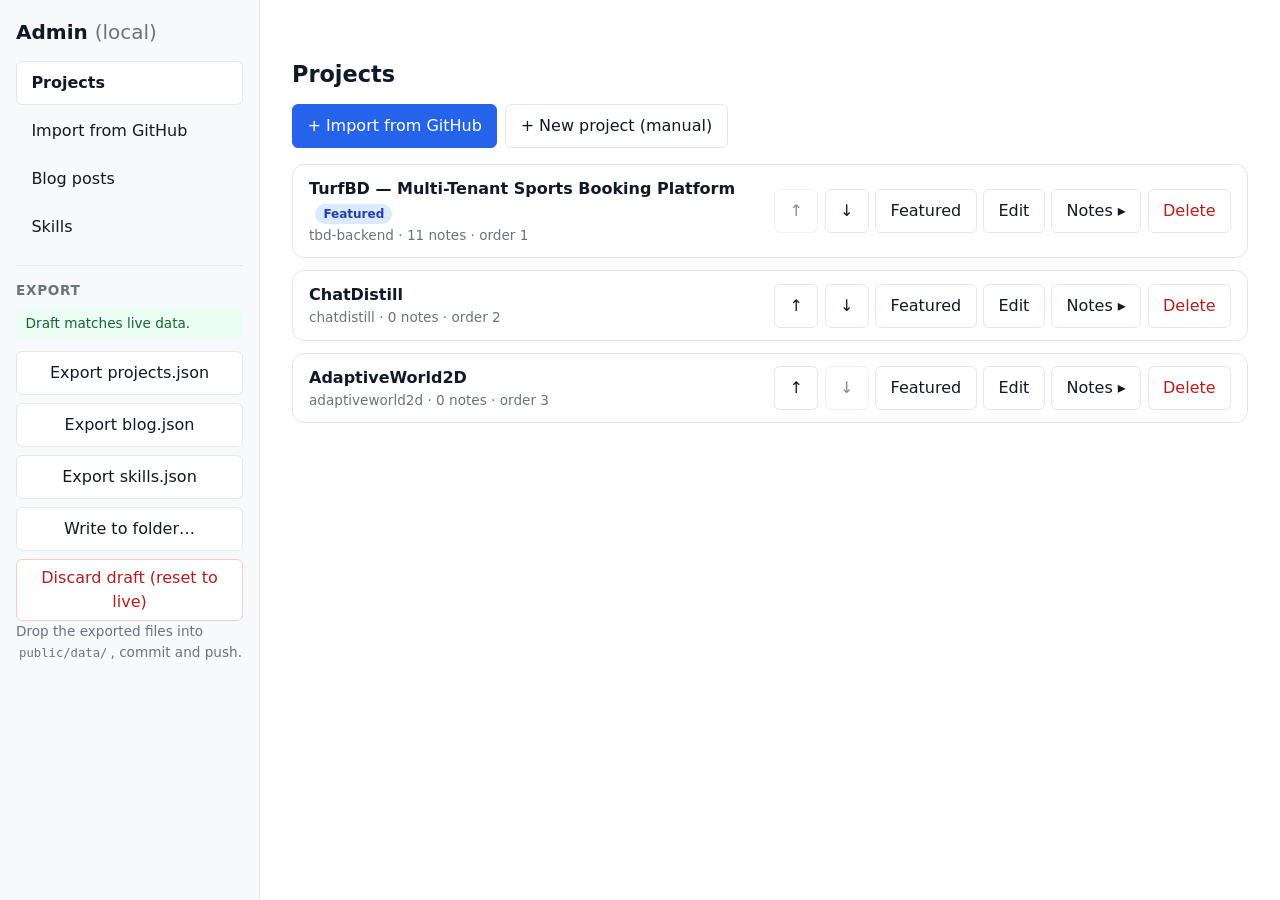
<file: admin/index.html>
<!DOCTYPE html>
<html lang="en">
<head>
  <meta charset="utf-8">
  <meta name="viewport" content="width=device-width, initial-scale=1">
  <meta name="robots" content="noindex, nofollow">
  <title>Admin (local) — Portfolio</title>
  <link rel="stylesheet" href="admin.css">
</head>
<body>
  <a class="skip-link" href="#view">Skip to content</a>

  <div class="layout">
    <aside class="sidebar" aria-label="Admin navigation">
      <h1 class="brand">Admin <span class="muted">(local)</span></h1>

      <nav>
        <ul class="nav-list">
          <li><button type="button" data-nav="projects">Projects</button></li>
          <li><button type="button" data-nav="import">Import from GitHub</button></li>
          <li><button type="button" data-nav="blog">Blog posts</button></li>
          <li><button type="button" data-nav="skills">Skills</button></li>
        </ul>
      </nav>

      <section class="sidebar-section" aria-labelledby="export-heading">
        <h2 id="export-heading">Export</h2>
        <p id="draft-indicator" class="indicator" role="status"></p>
        <div class="stack">
          <button type="button" id="export-projects">Export projects.json</button>
          <button type="button" id="export-blog">Export blog.json</button>
          <button type="button" id="export-skills">Export skills.json</button>
          <button type="button" id="write-folder" hidden>Write to folder…</button>
          <button type="button" id="discard-draft" class="danger-outline">Discard draft (reset to live)</button>
        </div>
        <p class="hint">Drop the exported files into <code>public/data/</code>, commit and push.</p>
      </section>
    </aside>

    <main class="main">
      <div id="status" class="status" role="status" aria-live="polite"></div>
      <div id="problems" class="problems" role="alert" hidden></div>
      <div id="view" tabindex="-1" aria-busy="true">Loading…</div>
    </main>
  </div>

  <script src="../public/lib/marked.min.js"></script>
  <script src="../public/lib/purify.min.js"></script>
  <script src="../public/content.js"></script>
  <script src="admin.js"></script>
</body>
</html>
</file>
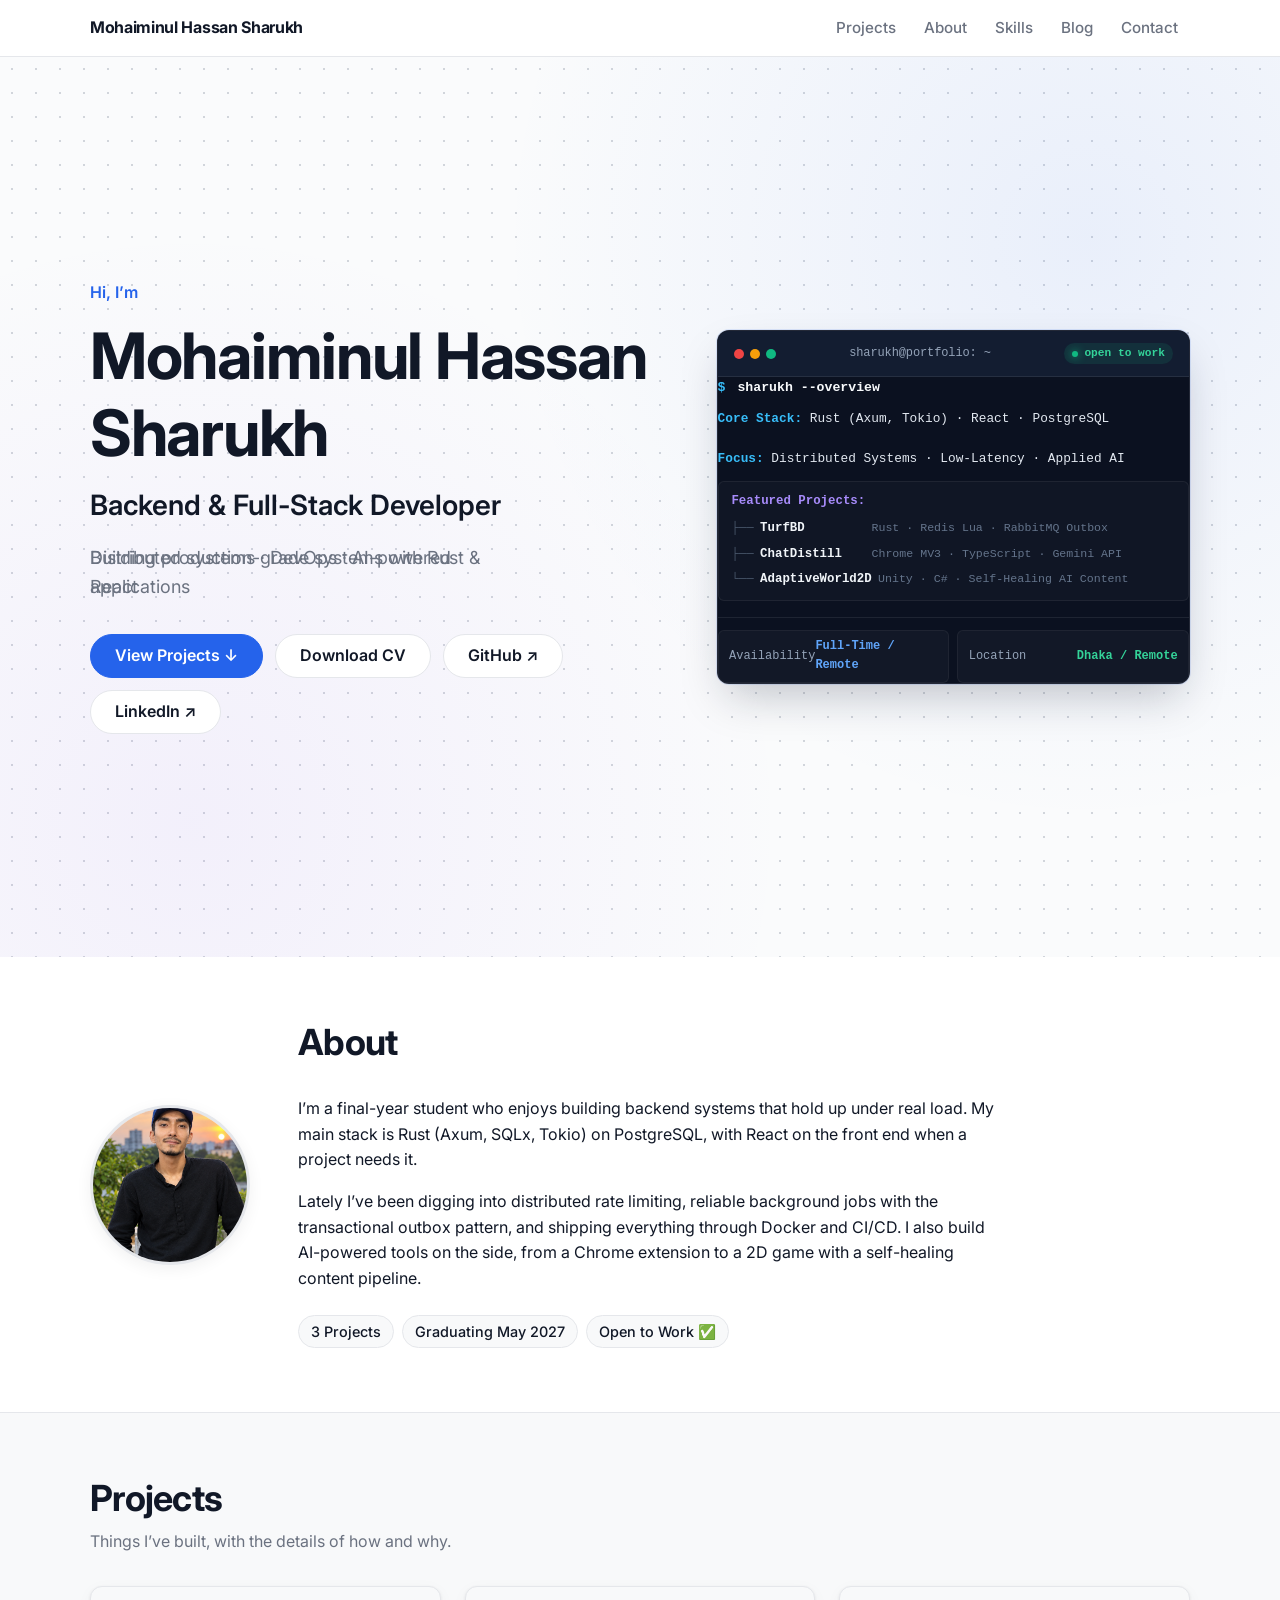
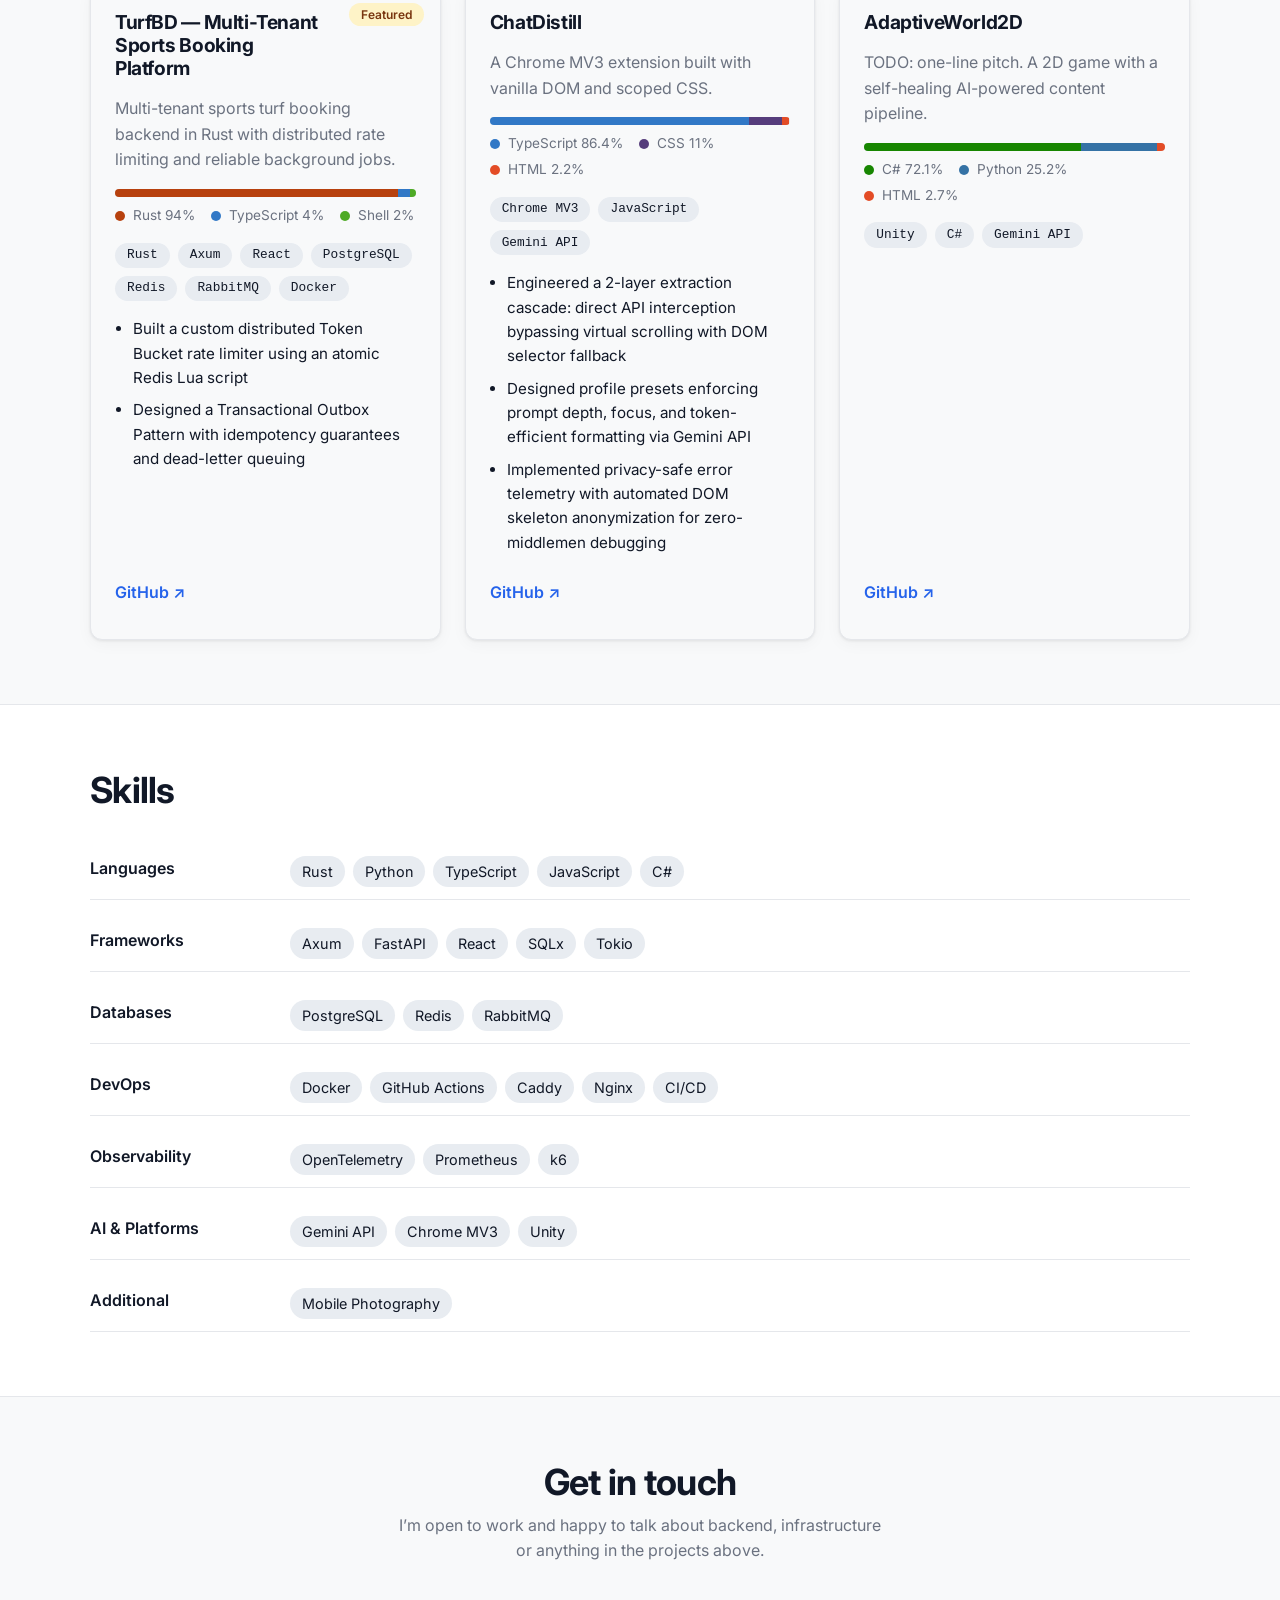
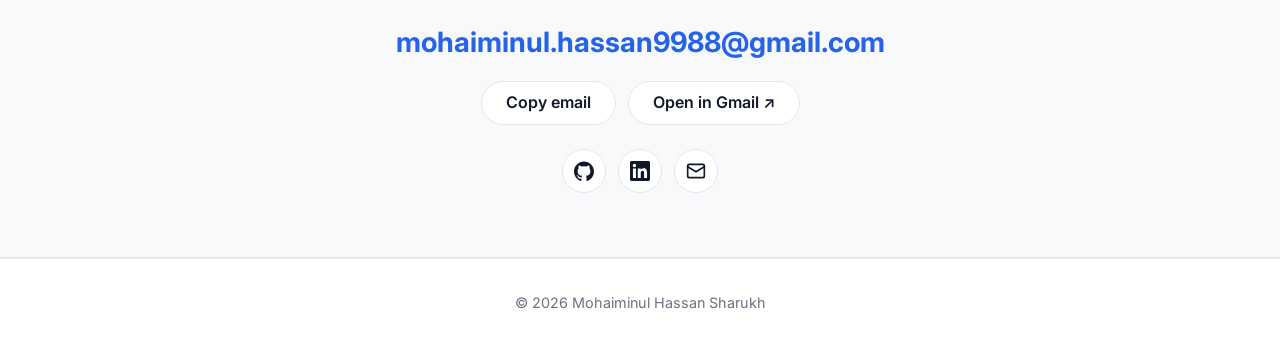
<file: public/index.html>
<!DOCTYPE html>
<html lang="en">
<head>
  <meta charset="utf-8">
  <meta name="viewport" content="width=device-width, initial-scale=1">
  <title>Mohaiminul Hassan Sharukh — Backend &amp; Full-Stack Developer</title>
  <meta name="description" content="Portfolio of Mohaiminul Hassan Sharukh, a backend and full-stack developer building production-grade systems with Rust and React.">
  <meta name="theme-color" content="#ffffff">

  <meta property="og:type" content="website">
  <meta property="og:url" content="https://portfolio-psi-one-4i8rqhb5ty.vercel.app/">
  <meta property="og:title" content="Mohaiminul Hassan Sharukh — Backend &amp; Full-Stack Developer">
  <meta property="og:description" content="Production-grade systems with Rust &amp; React. Distributed systems, DevOps and AI-powered applications.">
  <meta property="og:image" content="https://portfolio-psi-one-4i8rqhb5ty.vercel.app/assets/avatar.png">
  <meta name="twitter:card" content="summary">
  <meta name="twitter:image" content="https://portfolio-psi-one-4i8rqhb5ty.vercel.app/assets/avatar.png">

  <link rel="icon" href="assets/favicon.svg" type="image/svg+xml">

  <link rel="preconnect" href="https://fonts.googleapis.com">
  <link rel="preconnect" href="https://fonts.gstatic.com" crossorigin>
  <link href="https://fonts.googleapis.com/css2?family=Inter:wght@400;500;600;700&display=swap" rel="stylesheet">
  <link rel="stylesheet" href="style.css">

  <script>document.documentElement.classList.add('js');</script>
  <script src="content.js" defer></script>
  <script src="main.js" defer></script>
</head>
<body>
  <a class="skip-link" href="#main">Skip to main content</a>

  <header class="site-header">
    <div class="container">
      <a class="brand" href="#home" aria-label="Mohaiminul Hassan Sharukh, back to top">
        <span class="brand-full">Mohaiminul Hassan Sharukh</span>
        <span class="brand-short" aria-hidden="true">MS</span>
      </a>
      <nav aria-label="Primary">
        <ul class="nav-list">
          <li><a href="#projects">Projects</a></li>
          <li><a href="#about">About</a></li>
          <li><a href="#skills">Skills</a></li>
          <li><a href="blog.html">Blog</a></li>
          <li><a href="#contact">Contact</a></li>
        </ul>
      </nav>
    </div>
  </header>

  <main id="main">
    <!-- Hero -->
    <section class="hero" id="home" aria-labelledby="hero-title">
      <div class="container hero-grid">
        <div class="hero-content">
          <p class="hero-eyebrow">Hi, I’m</p>
          <h1 id="hero-title">Mohaiminul Hassan Sharukh</h1>
          <p class="hero-role">Backend &amp; Full-Stack Developer</p>
          <p class="tagline">
            <span class="tagline-item">Building production-grade systems with Rust &amp; React</span>
            <span class="tagline-item" aria-hidden="true">Distributed systems · DevOps · AI-powered applications</span>
          </p>
          <div class="hero-actions">
            <a class="btn btn-primary" href="#projects">View Projects ↓</a>
            <a class="btn" href="assets/Sharukh-CV.pdf" download>Download CV</a>
            <a class="btn" href="https://github.com/SharukH-9s" target="_blank" rel="noopener noreferrer">GitHub ↗<span class="visually-hidden"> (opens in a new tab)</span></a>
            <a class="btn" href="https://www.linkedin.com/in/mohaiminul-hasan-dev" target="_blank" rel="noopener noreferrer">LinkedIn ↗<span class="visually-hidden"> (opens in a new tab)</span></a>
          </div>
        </div>
        <div class="hero-visual" aria-hidden="true">
          <div class="terminal-card">
            <div class="terminal-header">
              <div class="terminal-dots">
                <span class="terminal-dot dot-red"></span>
                <span class="terminal-dot dot-yellow"></span>
                <span class="terminal-dot dot-green"></span>
              </div>
              <span class="terminal-title">sharukh@portfolio: ~</span>
              <span class="terminal-badge"><span class="badge-pulse"></span>open to work</span>
            </div>
            <div class="terminal-body">
              <p class="terminal-cmd"><span class="terminal-prompt">$</span> sharukh --overview</p>

              <div class="cli-info">
                <p><span class="cli-key">Core Stack:</span> <span class="cli-val">Rust (Axum, Tokio) · React · PostgreSQL</span></p>
                <p><span class="cli-key">Focus:</span> <span class="cli-val">Distributed Systems · Low-Latency · Applied AI</span></p>
              </div>

              <div class="cli-projects">
                <p class="cli-section-title"><span class="cli-tag">Featured Projects:</span></p>
                <div class="cli-project-row">
                  <span class="cli-tree-branch">├──</span>
                  <span class="cli-pname">TurfBD</span>
                  <span class="cli-pstack">Rust · Redis Lua · RabbitMQ Outbox</span>
                </div>
                <div class="cli-project-row">
                  <span class="cli-tree-branch">├──</span>
                  <span class="cli-pname">ChatDistill</span>
                  <span class="cli-pstack">Chrome MV3 · TypeScript · Gemini API</span>
                </div>
                <div class="cli-project-row">
                  <span class="cli-tree-branch">└──</span>
                  <span class="cli-pname">AdaptiveWorld2D</span>
                  <span class="cli-pstack">Unity · C# · Self-Healing AI Content</span>
                </div>
              </div>

              <div class="terminal-stats">
                <div class="stat-pill">
                  <span class="stat-label">Availability</span>
                  <span class="stat-value text-blue">Full-Time / Remote</span>
                </div>
                <div class="stat-pill">
                  <span class="stat-label">Location</span>
                  <span class="stat-value text-green">Dhaka / Remote</span>
                </div>
              </div>
            </div>
          </div>
        </div>
      </div>
    </section>

    <!-- About -->
    <section class="section reveal" id="about" aria-labelledby="about-title">
      <div class="container">
        <div class="about-grid">
          <img class="avatar" src="assets/avatar.png" alt="Mohaiminul Hassan Sharukh" width="160" height="160">
          <div class="about-text">
            <div class="section-head">
              <h2 id="about-title">About</h2>
            </div>
            <p>I’m a final-year student who enjoys building backend systems that hold up under real load. My main stack is Rust (Axum, SQLx, Tokio) on PostgreSQL, with React on the front end when a project needs it.</p>
            <p>Lately I’ve been digging into distributed rate limiting, reliable background jobs with the transactional outbox pattern, and shipping everything through Docker and CI/CD. I also build AI-powered tools on the side, from a Chrome extension to a 2D game with a self-healing content pipeline.</p>
            <ul class="chips" aria-label="Quick facts">
              <li class="chip" id="stat-projects" hidden></li>
              <li class="chip">Graduating May 2027</li>
              <li class="chip">Open to Work ✅</li>
            </ul>
          </div>
        </div>
      </div>
    </section>

    <!-- Projects -->
    <section class="section section-alt reveal" id="projects" aria-labelledby="projects-title">
      <div class="container">
        <div class="section-head">
          <h2 id="projects-title">Projects</h2>
          <p>Things I’ve built, with the details of how and why.</p>
        </div>
        <div id="projects-content" aria-live="polite" aria-busy="true">
          <noscript><p class="state-box">Projects need JavaScript to load. You can find everything on <a href="https://github.com/SharukH-9s">GitHub</a>.</p></noscript>
        </div>
      </div>
    </section>

    <!-- Skills -->
    <section class="section reveal" id="skills" aria-labelledby="skills-title">
      <div class="container">
        <div class="section-head">
          <h2 id="skills-title">Skills</h2>
        </div>
        <div id="skills-content" aria-live="polite" aria-busy="true">
          <noscript><p class="state-box">Skills need JavaScript to load. See the projects above for the tech I use.</p></noscript>
        </div>
      </div>
    </section>

    <!-- Contact -->
    <section class="section section-alt contact reveal" id="contact" aria-labelledby="contact-title">
      <div class="container">
        <div class="section-head">
          <h2 id="contact-title">Get in touch</h2>
          <p>I’m open to work and happy to talk about backend, infrastructure or anything in the projects above.</p>
        </div>
        <a class="contact-email" href="mailto:mohaiminul.hassan9988@gmail.com">mohaiminul.hassan9988@gmail.com</a>
        <div class="contact-actions">
          <button class="btn" type="button" id="copy-email" data-email="mohaiminul.hassan9988@gmail.com">Copy email</button>
          <a class="btn" href="https://mail.google.com/mail/?view=cm&amp;fs=1&amp;to=mohaiminul.hassan9988%40gmail.com" target="_blank" rel="noopener noreferrer">Open in Gmail ↗<span class="visually-hidden"> (opens in a new tab)</span></a>
          <span class="visually-hidden" id="copy-status" role="status" aria-live="polite"></span>
        </div>
        <div class="contact-social">
          <a class="btn btn-icon" href="https://github.com/SharukH-9s" target="_blank" rel="noopener noreferrer" aria-label="GitHub (opens in a new tab)">
            <img src="assets/icons/github.svg" alt="" width="20" height="20">
          </a>
          <a class="btn btn-icon" href="https://www.linkedin.com/in/mohaiminul-hasan-dev" target="_blank" rel="noopener noreferrer" aria-label="LinkedIn (opens in a new tab)">
            <img src="assets/icons/linkedin.svg" alt="" width="20" height="20">
          </a>
          <a class="btn btn-icon" href="mailto:mohaiminul.hassan9988@gmail.com" aria-label="Email">
            <img src="assets/icons/mail.svg" alt="" width="20" height="20">
          </a>
        </div>
      </div>
    </section>
  </main>

  <footer class="site-footer">
    <div class="container">
      <p>© 2026 Mohaiminul Hassan Sharukh</p>
    </div>
  </footer>
</body>
</html>
</file>
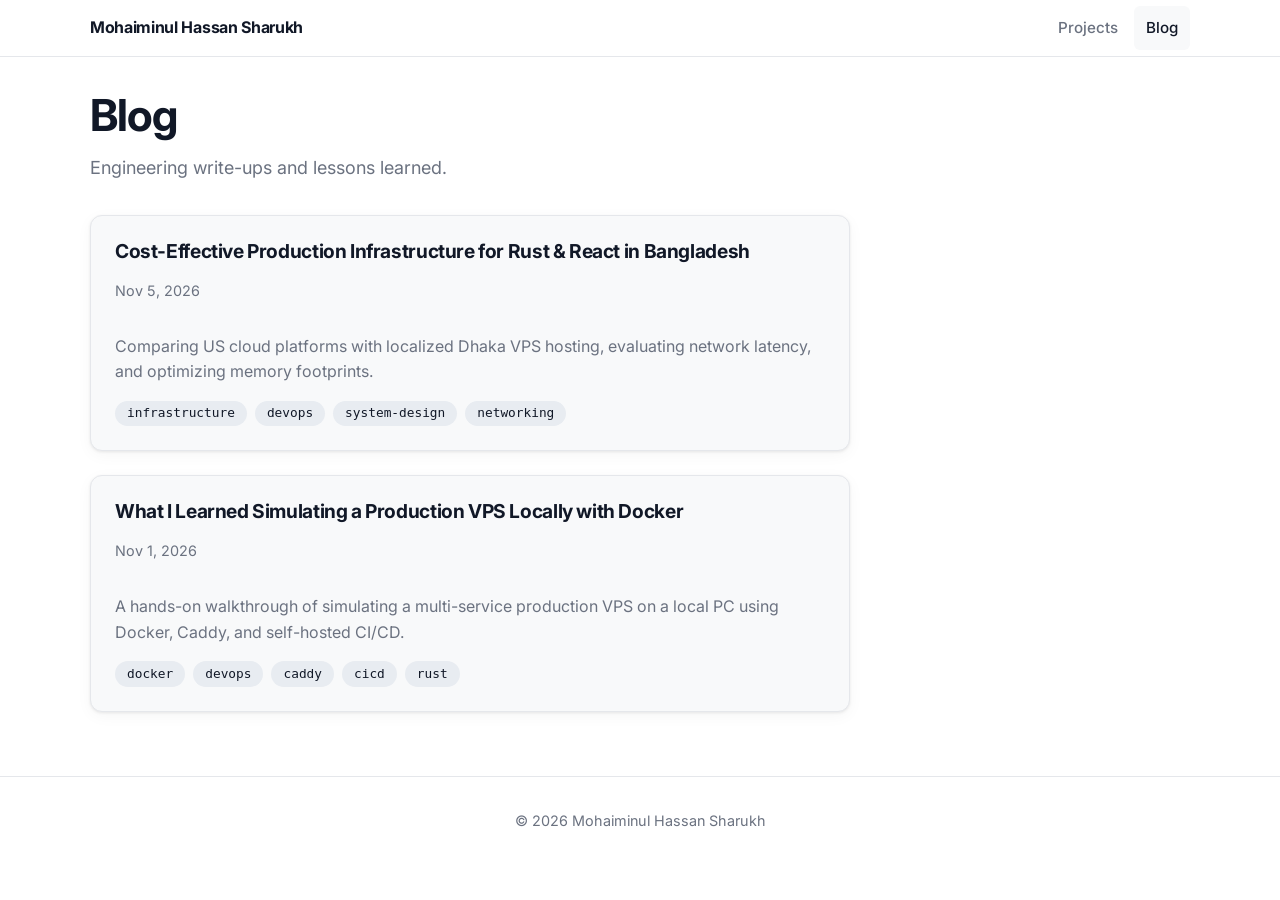
<file: public/blog.html>
<!DOCTYPE html>
<html lang="en">
<head>
  <meta charset="utf-8">
  <meta name="viewport" content="width=device-width, initial-scale=1">
  <title>Blog — Mohaiminul Hassan Sharukh</title>
  <meta name="description" content="Engineering write-ups and lessons learned from Mohaiminul Hassan Sharukh.">
  <meta property="og:type" content="website">
  <meta property="og:title" content="Blog — Mohaiminul Hassan Sharukh">
  <meta property="og:description" content="Engineering write-ups and lessons learned from Mohaiminul Hassan Sharukh.">
  <meta name="theme-color" content="#ffffff">
  <link rel="icon" href="assets/favicon.svg" type="image/svg+xml">
  <link rel="preconnect" href="https://fonts.googleapis.com">
  <link rel="preconnect" href="https://fonts.gstatic.com" crossorigin>
  <link href="https://fonts.googleapis.com/css2?family=Inter:wght@400;500;600;700&display=swap" rel="stylesheet">
  <link rel="stylesheet" href="style.css">
  <script src="content.js" defer></script>
  <script src="blog.js" defer></script>
</head>
<body>
  <a class="skip-link" href="#main">Skip to main content</a>

  <header class="site-header">
    <div class="container">
      <a class="brand" href="index.html" aria-label="Mohaiminul Hassan Sharukh, home">
        <span class="brand-full">Mohaiminul Hassan Sharukh</span>
        <span class="brand-short" aria-hidden="true">MS</span>
      </a>
      <nav aria-label="Primary">
        <ul class="nav-list">
          <li><a href="index.html#projects">Projects</a></li>
          <li><a href="blog.html" aria-current="page">Blog</a></li>
        </ul>
      </nav>
    </div>
  </header>

  <main id="main" class="page">
    <div class="container">
      <header class="page-header">
        <h1>Blog</h1>
        <p class="lead">Engineering write-ups and lessons learned.</p>
      </header>
      <div id="blog-content" aria-live="polite" aria-busy="true">
        <noscript><p class="state-box">The blog needs JavaScript to load.</p></noscript>
      </div>
    </div>
  </main>

  <footer class="site-footer">
    <div class="container">
      <p>© 2026 Mohaiminul Hassan Sharukh</p>
    </div>
  </footer>
</body>
</html>
</file>
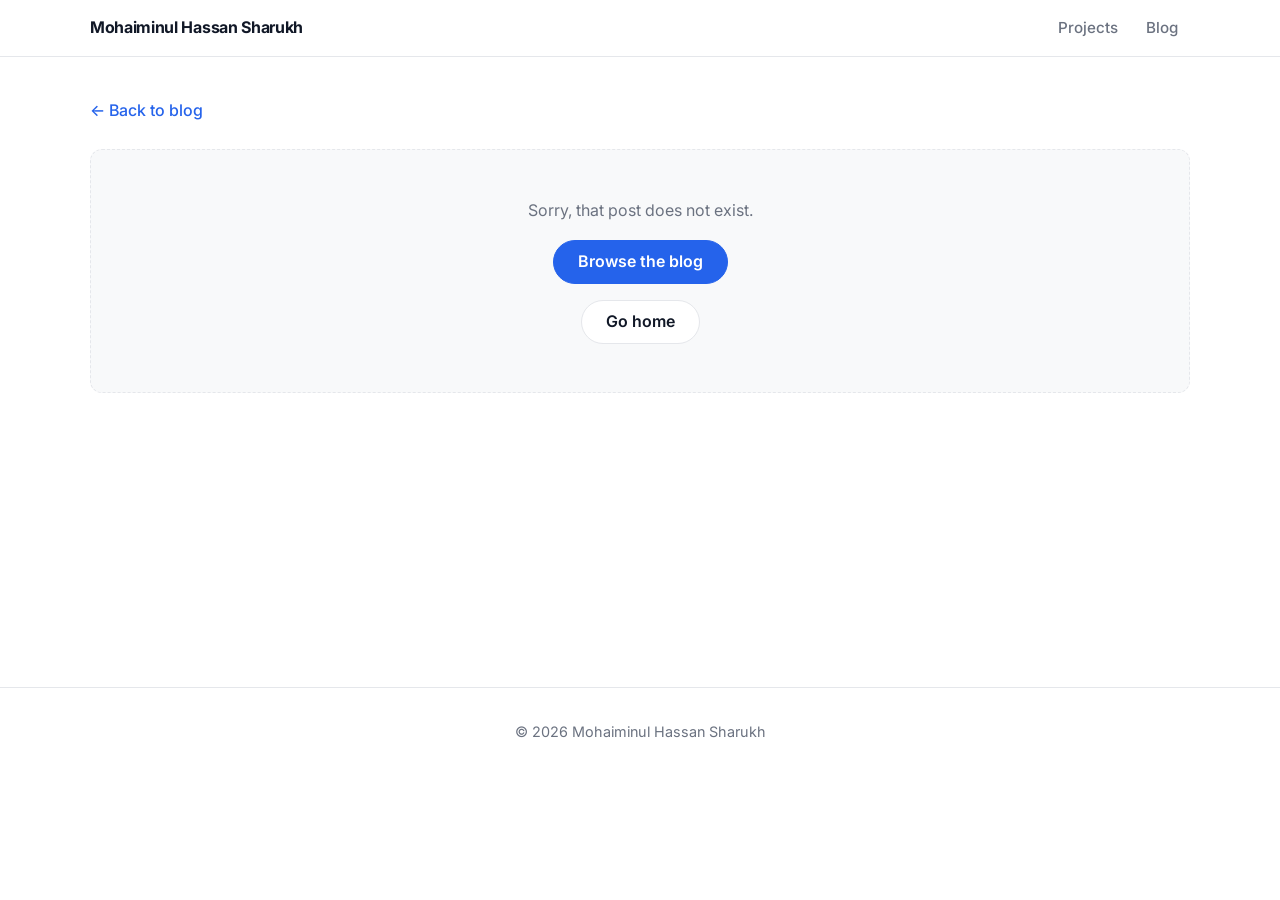
<file: public/post.html>
<!DOCTYPE html>
<html lang="en">
<head>
  <meta charset="utf-8">
  <meta name="viewport" content="width=device-width, initial-scale=1">
  <title>Post — Mohaiminul Hassan Sharukh</title>
  <meta name="description" content="An engineering post by Mohaiminul Hassan Sharukh.">
  <meta property="og:type" content="article">
  <meta property="og:title" content="Post — Mohaiminul Hassan Sharukh">
  <meta property="og:description" content="An engineering post by Mohaiminul Hassan Sharukh.">
  <meta name="theme-color" content="#ffffff">
  <link rel="icon" href="assets/favicon.svg" type="image/svg+xml">
  <link rel="preconnect" href="https://fonts.googleapis.com">
  <link rel="preconnect" href="https://fonts.gstatic.com" crossorigin>
  <link href="https://fonts.googleapis.com/css2?family=Inter:wght@400;500;600;700&display=swap" rel="stylesheet">
  <link rel="stylesheet" href="style.css">
  <script src="lib/purify.min.js" defer></script>
  <script src="lib/marked.min.js" defer></script>
  <script src="content.js" defer></script>
  <script src="post.js" defer></script>
</head>
<body>
  <a class="skip-link" href="#main">Skip to main content</a>

  <header class="site-header">
    <div class="container">
      <a class="brand" href="index.html" aria-label="Mohaiminul Hassan Sharukh, home">
        <span class="brand-full">Mohaiminul Hassan Sharukh</span>
        <span class="brand-short" aria-hidden="true">MS</span>
      </a>
      <nav aria-label="Primary">
        <ul class="nav-list">
          <li><a href="index.html#projects">Projects</a></li>
          <li><a href="blog.html">Blog</a></li>
        </ul>
      </nav>
    </div>
  </header>

  <main id="main" class="page">
    <div class="container">
      <div id="post-back"></div>
      <div id="post-root" aria-live="polite" aria-busy="true">
        <noscript><p class="state-box">This page needs JavaScript to load.</p></noscript>
      </div>
    </div>
  </main>

  <footer class="site-footer">
    <div class="container">
      <p>© 2026 Mohaiminul Hassan Sharukh</p>
    </div>
  </footer>
</body>
</html>
</file>
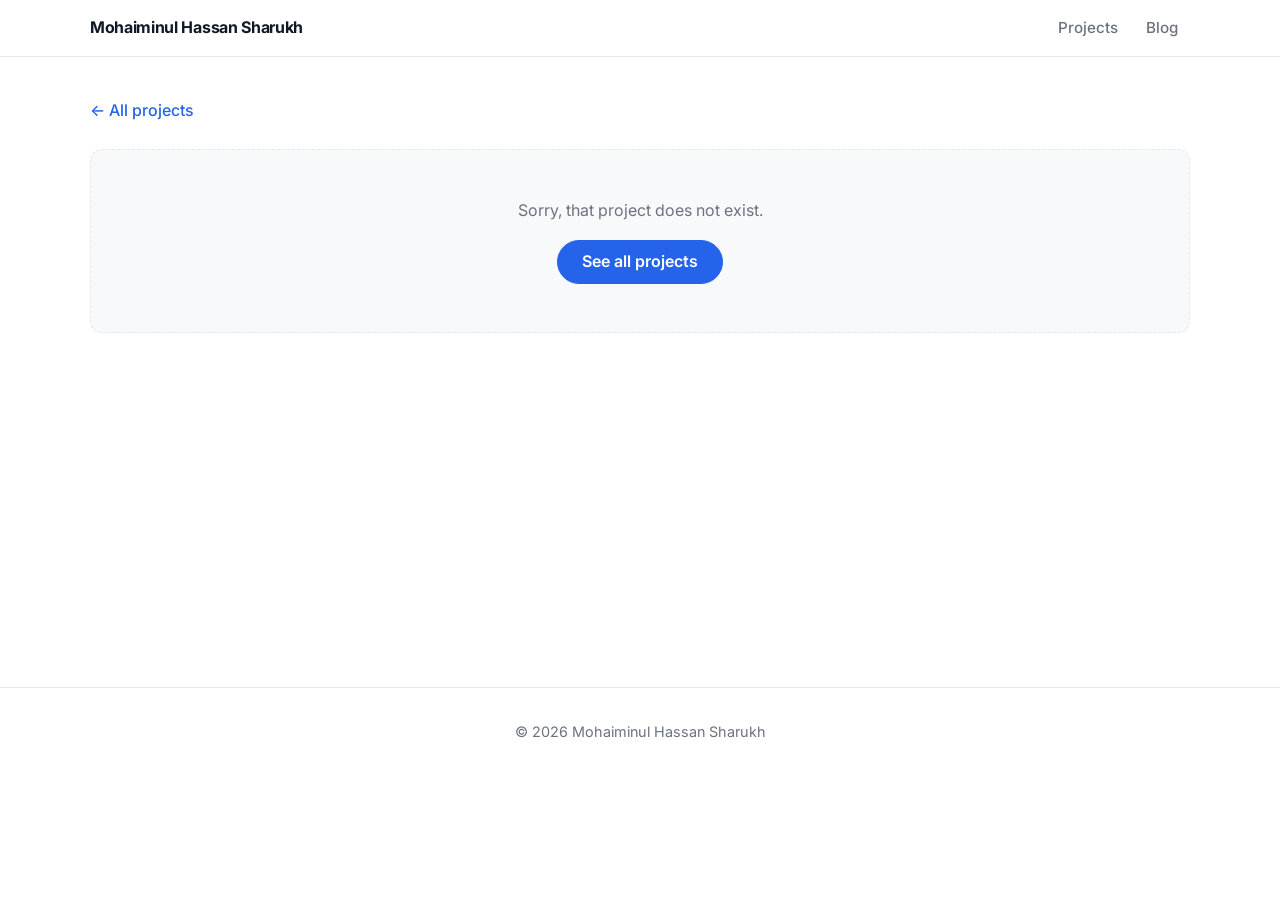
<file: public/project.html>
<!DOCTYPE html>
<html lang="en">
<head>
  <meta charset="utf-8">
  <meta name="viewport" content="width=device-width, initial-scale=1">
  <title>Project — Mohaiminul Hassan Sharukh</title>
  <meta name="description" content="Project details and engineering notes by Mohaiminul Hassan Sharukh.">
  <meta property="og:type" content="article">
  <meta property="og:title" content="Project — Mohaiminul Hassan Sharukh">
  <meta property="og:description" content="Project details and engineering notes by Mohaiminul Hassan Sharukh.">
  <meta name="theme-color" content="#ffffff">
  <link rel="icon" href="assets/favicon.svg" type="image/svg+xml">
  <link rel="preconnect" href="https://fonts.googleapis.com">
  <link rel="preconnect" href="https://fonts.gstatic.com" crossorigin>
  <link href="https://fonts.googleapis.com/css2?family=Inter:wght@400;500;600;700&display=swap" rel="stylesheet">
  <link rel="stylesheet" href="style.css">
  <script src="lib/purify.min.js" defer></script>
  <script src="lib/marked.min.js" defer></script>
  <script src="content.js" defer></script>
  <script src="project.js" defer></script>
</head>
<body>
  <a class="skip-link" href="#main">Skip to main content</a>

  <header class="site-header">
    <div class="container">
      <a class="brand" href="index.html" aria-label="Mohaiminul Hassan Sharukh, home">
        <span class="brand-full">Mohaiminul Hassan Sharukh</span>
        <span class="brand-short" aria-hidden="true">MS</span>
      </a>
      <nav aria-label="Primary">
        <ul class="nav-list">
          <li><a href="index.html#projects">Projects</a></li>
          <li><a href="blog.html">Blog</a></li>
        </ul>
      </nav>
    </div>
  </header>

  <main id="main" class="page">
    <div class="container">
      <a class="back-link" href="index.html#projects">← All projects</a>
      <div id="project-root" aria-live="polite" aria-busy="true">
        <noscript><p class="state-box">This page needs JavaScript to load.</p></noscript>
      </div>
    </div>
  </main>

  <footer class="site-footer">
    <div class="container">
      <p>© 2026 Mohaiminul Hassan Sharukh</p>
    </div>
  </footer>
</body>
</html>
</file>
<file: admin/admin.css>
:root {
  --color-bg: #ffffff;
  --color-surface: #f8f9fa;
  --color-border: #e5e7eb;
  --color-text: #111827;
  --color-muted: #6b7280;
  --color-accent: #2563eb;
  --color-accent-hover: #1d4ed8;
  --color-danger: #b91c1c;
  --color-ok: #166534;
  --color-warn-bg: #fffbeb;
  --color-warn-border: #f59e0b;
  --font-sans: 'Inter', system-ui, -apple-system, 'Segoe UI', sans-serif;
  --font-mono: 'JetBrains Mono', 'Fira Code', Consolas, monospace;
  --radius-sm: 6px;
  --radius-md: 12px;
}

*, *::before, *::after { box-sizing: border-box; }

body {
  margin: 0;
  font-family: var(--font-sans);
  color: var(--color-text);
  background: var(--color-bg);
  line-height: 1.5;
}

h1, h2, h3 { line-height: 1.25; margin: 0 0 .5rem; }
h2 { font-size: 1.4rem; }
h3 { font-size: 1.1rem; }
p { margin: 0 0 .75rem; }
code { font-family: var(--font-mono); font-size: .9em; background: var(--color-surface); padding: 0 .25em; border-radius: 4px; }

.muted { color: var(--color-muted); font-weight: 400; }
.hint { color: var(--color-muted); font-size: .85rem; }

.skip-link { position: absolute; left: -9999px; }
.skip-link:focus { left: 1rem; top: 1rem; background: #fff; padding: .5rem 1rem; z-index: 10; }

:focus-visible { outline: 3px solid var(--color-accent); outline-offset: 2px; }

.layout { display: grid; grid-template-columns: 260px 1fr; min-height: 100vh; }
.sidebar { background: var(--color-surface); border-right: 1px solid var(--color-border); padding: 1.25rem 1rem; position: sticky; top: 0; align-self: start; height: 100vh; overflow-y: auto; }
.main { padding: 1.5rem 2rem 4rem; min-width: 0; }
.brand { font-size: 1.25rem; }

.nav-list { list-style: none; margin: 1rem 0; padding: 0; display: grid; gap: .25rem; }
.nav-list button { width: 100%; text-align: left; background: transparent; border-color: transparent; }
.nav-list button[aria-current="page"] { background: #fff; border-color: var(--color-border); font-weight: 600; }

.sidebar-section { border-top: 1px solid var(--color-border); padding-top: 1rem; margin-top: 1rem; }
.sidebar-section h2 { font-size: .85rem; text-transform: uppercase; letter-spacing: .05em; color: var(--color-muted); }
.stack { display: grid; gap: .5rem; }

.indicator { font-size: .85rem; padding: .35rem .6rem; border-radius: var(--radius-sm); background: #ecfdf5; color: var(--color-ok); }
.indicator.differs { background: var(--color-warn-bg); color: #92400e; border: 1px solid var(--color-warn-border); }

button, .button {
  font: inherit;
  min-height: 44px;
  padding: .4rem .9rem;
  border: 1px solid var(--color-border);
  border-radius: var(--radius-sm);
  background: #fff;
  color: var(--color-text);
  cursor: pointer;
}
button:hover { background: var(--color-surface); }
button.primary { background: var(--color-accent); border-color: var(--color-accent); color: #fff; }
button.primary:hover { background: var(--color-accent-hover); }
button.danger { color: var(--color-danger); }
button.danger-outline { color: var(--color-danger); border-color: #fecaca; }
button:disabled { opacity: .5; cursor: not-allowed; }

input[type="text"], input[type="url"], input[type="date"], input[type="password"], textarea {
  width: 100%;
  font: inherit;
  padding: .55rem .7rem;
  border: 1px solid #d1d5db;
  border-radius: var(--radius-sm);
  background: #fff;
  color: var(--color-text);
}
textarea { resize: vertical; min-height: 6rem; }
textarea.mono { font-family: var(--font-mono); font-size: .9rem; }
input[disabled] { background: var(--color-surface); color: var(--color-muted); }

.field { display: block; margin-bottom: 1rem; }
.field > span { display: block; font-weight: 600; font-size: .9rem; margin-bottom: .25rem; }
.field > small { display: block; color: var(--color-muted); margin-top: .25rem; }
.field.inline { display: flex; align-items: center; gap: .6rem; }
.field.inline > span { margin: 0; }
.field.inline input { width: 1.25rem; height: 1.25rem; }
.form-grid { display: grid; grid-template-columns: 1fr 1fr; gap: 0 1rem; }
.form-grid .wide { grid-column: 1 / -1; }

.toolbar { display: flex; gap: .5rem; flex-wrap: wrap; align-items: center; margin: 1rem 0; }
.toolbar .spacer { flex: 1; }

.item-list { list-style: none; margin: 0; padding: 0; display: grid; gap: .75rem; }
.item { display: flex; gap: 1rem; align-items: center; justify-content: space-between; flex-wrap: wrap; border: 1px solid var(--color-border); border-radius: var(--radius-md); padding: .75rem 1rem; background: #fff; }
.item-main { min-width: 0; flex: 1 1 240px; }
.item-title { font-weight: 600; overflow-wrap: anywhere; }
.item-meta { color: var(--color-muted); font-size: .85rem; }
.item-actions { display: flex; gap: .4rem; flex-wrap: wrap; }
.item-actions button { min-width: 44px; }
.badge { display: inline-block; font-size: .75rem; padding: .05rem .5rem; border-radius: 9999px; background: #dbeafe; color: #1e40af; margin-left: .4rem; }

.status { min-height: 1.5rem; margin-bottom: .75rem; }
.status .msg { padding: .5rem .8rem; border-radius: var(--radius-sm); background: #ecfdf5; color: var(--color-ok); }
.status .msg.error { background: #fef2f2; color: var(--color-danger); }

.problems { border: 1px solid #fecaca; background: #fef2f2; color: var(--color-danger); border-radius: var(--radius-md); padding: .75rem 1rem; margin-bottom: 1rem; }
.problems ul { margin: .25rem 0 0; padding-left: 1.25rem; }

.state-box { border: 1px dashed var(--color-border); border-radius: var(--radius-md); padding: 1.5rem; text-align: center; color: var(--color-muted); }

.split { display: grid; grid-template-columns: 1fr 1fr; gap: 1rem; margin-bottom: 1rem; }
.split > div { min-width: 0; }
.split textarea { min-height: 28rem; }
.preview { border: 1px solid var(--color-border); border-radius: var(--radius-sm); padding: 1rem; min-height: 28rem; max-height: 40rem; overflow: auto; background: #fff; overflow-wrap: anywhere; }
.preview pre { overflow: auto; background: var(--color-surface); padding: .75rem; border-radius: var(--radius-sm); }
.preview img { max-width: 100%; }
.pane-label { font-weight: 600; font-size: .9rem; margin-bottom: .25rem; display: block; }

.skill-group { border: 1px solid var(--color-border); border-radius: var(--radius-md); padding: .75rem 1rem 1rem; margin: 0 0 1rem; }
.skill-group legend { font-weight: 600; padding: 0 .4rem; }

.visually-hidden { position: absolute; width: 1px; height: 1px; overflow: hidden; clip: rect(0 0 0 0); white-space: nowrap; }

@media (max-width: 900px) {
  .layout { grid-template-columns: 1fr; }
  .sidebar { position: static; height: auto; border-right: 0; border-bottom: 1px solid var(--color-border); }
  .main { padding: 1rem; }
  .split, .form-grid { grid-template-columns: 1fr; }
  .split textarea, .preview { min-height: 16rem; }
}
</file>
<file: public/style.css>
/* ==========================================================================
   Design system + reset + base typography
   Shared by all public pages.
   ========================================================================== */

:root {
  --color-bg:        #ffffff;
  --color-surface:   #f8f9fa;   /* card backgrounds */
  --color-border:    #e5e7eb;
  --color-text:      #111827;
  --color-muted:     #6b7280;   /* 4.8:1 on white; don't go lighter for body text */
  --color-accent:    #2563eb;   /* buttons, links, highlights */
  --color-accent-hover: #1d4ed8;
  --color-pill:      #e8ecf1;   /* tag / skill pills */

  --font-sans: 'Inter', system-ui, -apple-system, 'Segoe UI', sans-serif;
  --font-mono: 'JetBrains Mono', 'Fira Code', ui-monospace, Consolas, monospace;

  --radius-sm: 6px;
  --radius-md: 12px;
  --radius-full: 9999px;

  --shadow-card: 0 1px 3px rgba(0, 0, 0, 0.08), 0 4px 16px rgba(0, 0, 0, 0.04);

  --space-1: 0.25rem;
  --space-2: 0.5rem;
  --space-3: 0.75rem;
  --space-4: 1rem;
  --space-6: 1.5rem;
  --space-8: 2rem;
  --space-12: 3rem;
  --space-16: 4rem;

  --container: 1100px;
  --measure: 70ch;
}

/* ---------- Reset ---------- */

*,
*::before,
*::after {
  box-sizing: border-box;
}

* {
  margin: 0;
}

html {
  -webkit-text-size-adjust: 100%;
  scroll-behavior: smooth;
}

@media (prefers-reduced-motion: reduce) {
  html {
    scroll-behavior: auto;
  }
}

body {
  min-height: 100vh;
  background: var(--color-bg);
  color: var(--color-text);
  font-family: var(--font-sans);
  font-size: 1rem;
  line-height: 1.6;
  -webkit-font-smoothing: antialiased;
}

img,
svg,
video {
  display: block;
  max-width: 100%;
  height: auto;
}

input,
button,
textarea,
select {
  font: inherit;
  color: inherit;
}

button {
  cursor: pointer;
}

/* ---------- Typography ---------- */

h1, h2, h3, h4 {
  line-height: 1.2;
  font-weight: 700;
  letter-spacing: -0.02em;
}

h1 { font-size: clamp(2.25rem, 5vw + 1rem, 4rem); }
h2 { font-size: clamp(1.5rem, 2vw + 1rem, 2.25rem); }
h3 { font-size: 1.25rem; }
h4 { font-size: 1.05rem; }

p + p {
  margin-top: var(--space-4);
}

a {
  color: var(--color-accent);
  text-decoration: none;
}

a:hover {
  color: var(--color-accent-hover);
  text-decoration: underline;
}

code,
kbd,
pre {
  font-family: var(--font-mono);
  font-size: 0.9em;
}

:focus-visible {
  outline: 2px solid var(--color-accent);
  outline-offset: 2px;
}

::selection {
  background: rgba(37, 99, 235, 0.2);
}

/* ---------- Layout helpers ---------- */

.container {
  width: min(100% - 2rem, var(--container));
  margin-inline: auto;
}

.visually-hidden {
  position: absolute;
  width: 1px;
  height: 1px;
  margin: -1px;
  padding: 0;
  overflow: hidden;
  clip: rect(0, 0, 0, 0);
  white-space: nowrap;
  border: 0;
}

.skip-link {
  position: absolute;
  left: var(--space-4);
  top: -3rem;
  padding: var(--space-2) var(--space-4);
  background: var(--color-accent);
  color: #fff;
  border-radius: var(--radius-sm);
  z-index: 100;
}

.skip-link:focus {
  top: var(--space-4);
  color: #fff;
  text-decoration: none;
}

/* ==========================================================================
   Site header / nav
   ========================================================================== */

html {
  scroll-padding-top: 4.5rem;
}

.site-header {
  position: sticky;
  top: 0;
  z-index: 50;
  background: rgba(255, 255, 255, 0.92);
  backdrop-filter: saturate(180%) blur(8px);
  border-bottom: 1px solid var(--color-border);
}

.site-header .container {
  display: flex;
  flex-wrap: wrap;
  align-items: center;
  justify-content: space-between;
  gap: var(--space-4);
  min-height: 3.5rem;
}

.brand {
  display: inline-flex;
  align-items: center;
  min-height: 44px;
  font-weight: 700;
  letter-spacing: -0.02em;
  white-space: nowrap;
  color: var(--color-text);
}

.brand:hover {
  color: var(--color-text);
  text-decoration: none;
}

.nav-list {
  display: flex;
  gap: var(--space-1);
  padding: 0;
  list-style: none;
}

.nav-list a {
  display: inline-flex;
  align-items: center;
  min-height: 44px;
  padding-inline: var(--space-3);
  border-radius: var(--radius-sm);
  color: var(--color-muted);
  font-size: 0.95rem;
  font-weight: 500;
}

.nav-list a:hover,
.nav-list a[aria-current="page"] {
  color: var(--color-text);
  background: var(--color-surface);
  text-decoration: none;
}

@media (max-width: 480px) {
  .brand-full { display: none; }
  .brand { min-width: 44px; }
  .nav-list { gap: 0; }
  .nav-list a { padding-inline: 0.4rem; font-size: 0.85rem; }
}

@media (min-width: 481px) {
  .brand-short { display: none; }
}

/* ==========================================================================
   Buttons
   ========================================================================== */

.btn {
  display: inline-flex;
  align-items: center;
  justify-content: center;
  gap: var(--space-2);
  min-height: 44px;
  padding: var(--space-2) var(--space-6);
  border: 1px solid var(--color-border);
  border-radius: var(--radius-full);
  background: var(--color-bg);
  color: var(--color-text);
  font-weight: 600;
  line-height: 1.2;
  transition: background-color 0.2s ease, border-color 0.2s ease;
}

.btn:hover {
  background: var(--color-surface);
  border-color: #cbd0d8;
  color: var(--color-text);
  text-decoration: none;
}

.btn-primary {
  background: var(--color-accent);
  border-color: var(--color-accent);
  color: #fff;
}

.btn-primary:hover {
  background: var(--color-accent-hover);
  border-color: var(--color-accent-hover);
  color: #fff;
}

.btn-icon {
  width: 44px;
  padding: 0;
}

.btn-icon img {
  width: 20px;
  height: 20px;
}

/* ==========================================================================
   Hero
   ========================================================================== */

.hero {
  position: relative;
  display: flex;
  align-items: center;
  min-height: 100vh;
  min-height: 100svh;
  padding-block: var(--space-16);
  background-color: #fafbfc;
  background-image:
    radial-gradient(circle at 85% 20%, rgba(37, 99, 235, 0.08) 0%, transparent 45%),
    radial-gradient(circle at 15% 85%, rgba(124, 58, 237, 0.06) 0%, transparent 45%),
    radial-gradient(#d1d5db 1.2px, transparent 1.2px);
  background-size: 100% 100%, 100% 100%, 24px 24px;
  overflow: hidden;
}

.hero-grid {
  display: grid;
  gap: var(--space-12);
  align-items: center;
}

@media (min-width: 992px) {
  .hero-grid {
    grid-template-columns: 1.1fr 0.9fr;
    gap: var(--space-12);
  }
}

.hero-content {
  display: flex;
  flex-direction: column;
}

.hero-eyebrow {
  margin-bottom: var(--space-3);
  color: var(--color-accent);
  font-weight: 600;
}

.hero h1 {
  max-width: 18ch;
}

.hero-role {
  margin-top: var(--space-3);
  font-size: clamp(1.25rem, 1.5vw + 1rem, 1.75rem);
  font-weight: 600;
}

.tagline {
  display: grid;
  max-width: 40ch;
  margin-top: var(--space-4);
  color: var(--color-muted);
  font-size: 1.125rem;
}

.tagline-item {
  grid-area: 1 / 1;
}

.tagline-item:nth-child(1) { animation: tagline-a 10s ease-in-out infinite; }
.tagline-item:nth-child(2) { animation: tagline-b 10s ease-in-out infinite; }

.hero-actions {
  display: flex;
  flex-wrap: wrap;
  gap: var(--space-3);
  margin-top: var(--space-8);
}

@keyframes tagline-a {
  0%, 42%   { opacity: 1; }
  50%, 92%  { opacity: 0; }
  100%      { opacity: 1; }
}

@keyframes tagline-b {
  0%, 42%   { opacity: 0; }
  50%, 92%  { opacity: 1; }
  100%      { opacity: 0; }
}

/* ---------- Terminal Card (Hero Visual) ---------- */

.hero-visual {
  display: flex;
  justify-content: center;
}

.terminal-card {
  width: 100%;
  max-width: 500px;
  border-radius: var(--radius-md);
  background: #0b1120;
  border: 1px solid rgba(255, 255, 255, 0.1);
  box-shadow: 0 20px 45px -10px rgba(15, 23, 42, 0.25), 0 0 0 1px rgba(37, 99, 235, 0.12);
  font-family: var(--font-mono);
  font-size: 0.825rem;
  color: #cbd5e1;
  overflow: hidden;
  transition: transform 0.3s ease, box-shadow 0.3s ease;
}

.terminal-card:hover {
  transform: translateY(-3px);
  box-shadow: 0 25px 50px -12px rgba(15, 23, 42, 0.35), 0 0 0 1px rgba(37, 99, 235, 0.25);
}

.terminal-header {
  display: flex;
  align-items: center;
  justify-content: space-between;
  padding: 0.75rem 1rem;
  background: #131d31;
  border-bottom: 1px solid rgba(255, 255, 255, 0.08);
}

.terminal-dots {
  display: flex;
  gap: 6px;
}

.terminal-dot {
  width: 10px;
  height: 10px;
  border-radius: var(--radius-full);
}

.dot-red { background: #ef4444; }
.dot-yellow { background: #f59e0b; }
.dot-green { background: #10b981; }

.terminal-title {
  font-size: 0.75rem;
  color: #94a3b8;
  letter-spacing: -0.01em;
}

.terminal-badge {
  display: inline-flex;
  align-items: center;
  gap: 6px;
  padding: 0.1rem 0.5rem;
  border-radius: var(--radius-full);
  background: rgba(16, 185, 129, 0.12);
  color: #34d399;
  font-size: 0.7rem;
  font-weight: 600;
}

.badge-pulse {
  width: 6px;
  height: 6px;
  border-radius: var(--radius-full);
  background: #10b981;
  box-shadow: 0 0 8px #10b981;
  animation: pulse-glow 2s infinite;
}

@keyframes pulse-glow {
  0%, 100% { opacity: 1; transform: scale(1); }
  50% { opacity: 0.4; transform: scale(0.85); }
}

.terminal-body {
  padding: var(--space-4) var(--space-5);
  display: grid;
  gap: var(--space-3);
}

.terminal-cmd {
  color: #f8fafc;
  font-weight: 600;
  word-break: break-word;
}

.terminal-prompt {
  color: #38bdf8;
  margin-right: var(--space-1);
}

.cli-info {
  display: grid;
  gap: 0.35rem;
  font-size: 0.8rem;
  color: #94a3b8;
  line-height: 1.45;
}

.cli-key {
  color: #38bdf8;
  font-weight: 600;
}

.cli-val {
  color: #e2e8f0;
}

.cli-projects {
  display: grid;
  gap: 0.35rem;
  padding: 0.6rem 0.8rem;
  border-radius: var(--radius-sm);
  background: rgba(255, 255, 255, 0.025);
  border: 1px solid rgba(255, 255, 255, 0.06);
  font-size: 0.775rem;
}

.cli-section-title {
  color: #cbd5e1;
  font-weight: 600;
  margin-bottom: 0.15rem;
}

.cli-tag {
  color: #a78bfa;
}

.cli-project-row {
  display: flex;
  align-items: baseline;
  gap: 0.4rem;
  overflow: hidden;
  text-overflow: ellipsis;
  white-space: nowrap;
}

.cli-tree-branch {
  color: #475569;
  font-weight: 400;
}

.cli-pname {
  color: #f1f5f9;
  font-weight: 600;
  min-width: 105px;
}

.cli-pstack {
  color: #64748b;
  font-size: 0.725rem;
}

.terminal-stats {
  display: grid;
  grid-template-columns: repeat(2, 1fr);
  gap: var(--space-2);
  margin-top: var(--space-1);
  padding-top: var(--space-3);
  border-top: 1px solid rgba(255, 255, 255, 0.08);
}

.stat-pill {
  display: flex;
  justify-content: space-between;
  align-items: center;
  padding: 0.4rem 0.65rem;
  border-radius: var(--radius-sm);
  background: rgba(255, 255, 255, 0.03);
  border: 1px solid rgba(255, 255, 255, 0.05);
  font-size: 0.75rem;
}

.stat-label {
  color: #94a3b8;
}

.stat-value {
  font-weight: 600;
  font-family: var(--font-mono);
}

.text-green { color: #34d399; }
.text-blue { color: #60a5fa; }
.text-purple { color: #c084fc; }

@media (max-width: 480px) {
  .terminal-card {
    font-size: 0.75rem;
  }
  .cli-project-row {
    flex-direction: column;
    gap: 0.1rem;
    white-space: normal;
  }
  .cli-pstack {
    padding-left: 1.25rem;
  }
  .terminal-stats {
    grid-template-columns: 1fr;
  }
}

/* ==========================================================================
   Sections
   ========================================================================== */

.section {
  padding-block: var(--space-16);
}

.section-alt {
  background: var(--color-surface);
  border-block: 1px solid var(--color-border);
}

.section-head {
  margin-bottom: var(--space-8);
}

.section-head p {
  margin-top: var(--space-2);
  color: var(--color-muted);
}

/* ---------- About ---------- */

.about-grid {
  display: grid;
  gap: var(--space-8);
  align-items: center;
}

@media (min-width: 768px) {
  .about-grid {
    grid-template-columns: auto 1fr;
    gap: var(--space-12);
  }
}

.avatar {
  display: grid;
  place-items: center;
  width: 160px;
  height: 160px;
  border-radius: var(--radius-full);
  background: linear-gradient(135deg, var(--color-accent), #7c3aed);
  color: #fff;
  font-size: 3rem;
  font-weight: 700;
  letter-spacing: -0.02em;
  user-select: none;
  object-fit: cover;
  border: 3px solid var(--color-border);
  box-shadow: 0 4px 16px rgba(0, 0, 0, 0.06);
}

.about-text p {
  max-width: var(--measure);
}

.chips {
  display: flex;
  flex-wrap: wrap;
  gap: var(--space-2);
  margin-top: var(--space-6);
  padding: 0;
  list-style: none;
}

.chip {
  padding: var(--space-1) var(--space-3);
  border: 1px solid var(--color-border);
  border-radius: var(--radius-full);
  background: var(--color-surface);
  font-size: 0.9rem;
  font-weight: 500;
}

/* ---------- Pills ---------- */

.pills {
  display: flex;
  flex-wrap: wrap;
  gap: var(--space-2);
  padding: 0;
  list-style: none;
}

.pill {
  padding: 0.15rem var(--space-3);
  border-radius: var(--radius-full);
  background: var(--color-pill);
  color: var(--color-text);
  font-family: var(--font-mono);
  font-size: 0.8rem;
}

/* ---------- Projects ---------- */

.project-grid {
  display: grid;
  gap: var(--space-6);
  grid-template-columns: repeat(auto-fill, minmax(min(100%, 320px), 1fr));
}

.card {
  position: relative;
  display: flex;
  flex-direction: column;
  gap: var(--space-4);
  padding: var(--space-6);
  border: 1px solid var(--color-border);
  border-radius: var(--radius-md);
  background: var(--color-surface);
  box-shadow: var(--shadow-card);
  transition: transform 0.2s ease, box-shadow 0.2s ease;
}

.card:hover,
.card:focus-within {
  transform: translateY(-4px);
  box-shadow: 0 8px 32px rgba(0, 0, 0, 0.10);
}

.card-title {
  font-size: 1.2rem;
}

.card--featured .card-title {
  padding-right: 5.5rem; /* room for the featured badge */
}

.card-title a {
  color: var(--color-text);
}

.card-title a:hover {
  color: var(--color-accent);
  text-decoration: none;
}

/* Stretched link: the whole card is clickable without nesting anchors. */
.card-title a::after {
  content: "";
  position: absolute;
  inset: 0;
  border-radius: var(--radius-md);
}

.card-title a:focus-visible {
  outline: none;
}

.card-title a:focus-visible::after {
  outline: 2px solid var(--color-accent);
  outline-offset: 2px;
}

.badge {
  position: absolute;
  top: var(--space-4);
  right: var(--space-4);
  padding: 0.1rem var(--space-3);
  border-radius: var(--radius-full);
  background: #fef3c7;
  color: #78350f;
  font-size: 0.75rem;
  font-weight: 600;
}

.card-summary {
  color: var(--color-muted);
}

.card-highlights {
  display: grid;
  gap: var(--space-2);
  padding-left: 1.1rem;
  font-size: 0.95rem;
}

.card-links {
  display: flex;
  flex-wrap: wrap;
  gap: var(--space-4);
  margin-top: auto;
}

.card-links a {
  position: relative;
  z-index: 1;
  display: inline-flex;
  align-items: center;
  min-height: 44px;
  font-weight: 600;
}

/* Language bar: bar is decorative, the legend carries the text labels. */
.lang-bar {
  display: flex;
  height: 8px;
  overflow: hidden;
  border-radius: var(--radius-full);
  background: var(--color-border);
}

.lang-seg {
  display: block;
  height: 100%;
}

.lang-legend {
  display: flex;
  flex-wrap: wrap;
  gap: var(--space-1) var(--space-4);
  margin-top: var(--space-2);
  padding: 0;
  list-style: none;
  color: var(--color-muted);
  font-size: 0.85rem;
}

.lang-legend li {
  display: inline-flex;
  align-items: center;
  gap: var(--space-2);
}

.lang-dot {
  width: 10px;
  height: 10px;
  border-radius: var(--radius-full);
}

/* Loading skeleton, empty and error states */
.skeleton {
  min-height: 260px;
  border-radius: var(--radius-md);
  background: linear-gradient(90deg, var(--color-surface) 25%, #eceef1 50%, var(--color-surface) 75%);
  background-size: 200% 100%;
  border: 1px solid var(--color-border);
  animation: shimmer 1.4s linear infinite;
}

@keyframes shimmer {
  from { background-position: 200% 0; }
  to   { background-position: -200% 0; }
}

.state-box {
  display: grid;
  justify-items: center;
  gap: var(--space-4);
  padding: var(--space-12) var(--space-4);
  border: 1px dashed var(--color-border);
  border-radius: var(--radius-md);
  background: var(--color-surface);
  color: var(--color-muted);
  text-align: center;
}

/* ---------- Skills ---------- */

.skills {
  display: grid;
  gap: var(--space-4);
}

.skill-row {
  display: grid;
  gap: var(--space-2);
}

.skill-row dt {
  font-weight: 600;
}

.skill-row .pill {
  font-family: var(--font-sans);
  font-size: 0.9rem;
  padding: var(--space-1) var(--space-3);
}

@media (min-width: 768px) {
  .skill-row {
    grid-template-columns: 11rem 1fr;
    align-items: start;
    gap: var(--space-6);
    padding-block: var(--space-3);
    border-bottom: 1px solid var(--color-border);
  }
}

/* ---------- Contact ---------- */

.contact {
  text-align: center;
}

.contact p {
  max-width: 50ch;
  margin-inline: auto;
  color: var(--color-muted);
}

.contact-email {
  display: inline-flex;
  align-items: center;
  min-height: 44px;
  margin-top: var(--space-6);
  font-size: clamp(1.25rem, 2vw + 0.75rem, 1.75rem);
  font-weight: 700;
  overflow-wrap: anywhere;
}

.contact-actions {
  display: flex;
  flex-wrap: wrap;
  justify-content: center;
  gap: var(--space-3);
  margin-top: var(--space-4);
}

.contact-social {
  display: flex;
  justify-content: center;
  gap: var(--space-3);
  margin-top: var(--space-6);
}

/* ---------- Footer ---------- */

.site-footer {
  padding-block: var(--space-8);
  border-top: 1px solid var(--color-border);
  color: var(--color-muted);
  font-size: 0.9rem;
  text-align: center;
}

/* ==========================================================================
   Scroll fade-in (gated by .js on <html> so content shows if JS fails)
   ========================================================================== */

.js .reveal {
  opacity: 0;
  transform: translateY(20px);
  transition: opacity 0.5s ease, transform 0.5s ease;
}

.js .reveal.visible {
  opacity: 1;
  transform: none;
}

/* ==========================================================================
   Reduced motion: no gradient, rotation, fade, lift or shimmer
   ========================================================================== */

@media (prefers-reduced-motion: reduce) {
  .hero { animation: none; }
  .tagline-item:nth-child(1),
  .tagline-item:nth-child(2) { animation: none; }
  .tagline-item:nth-child(2) { opacity: 0; }
  .js .reveal { opacity: 1; transform: none; transition: none; }
  .card { transition: none; }
  .card:hover,
  .card:focus-within { transform: none; }
  .skeleton { animation: none; }
  .badge-pulse { animation: none; }
  .terminal-card { transition: none; }
  .terminal-card:hover { transform: none; }
}

/* ==========================================================================
   Inner pages: blog, project detail, post
   ========================================================================== */

.page {
  padding-block: var(--space-8) var(--space-16);
  min-height: 70vh;
}

.back-link {
  display: inline-flex;
  align-items: center;
  min-height: 44px;
  margin-bottom: var(--space-4);
  font-weight: 500;
}

.page-header {
  display: grid;
  gap: var(--space-3);
  margin-bottom: var(--space-8);
}

.page-header h1 {
  font-size: clamp(1.75rem, 3vw + 1rem, 2.75rem);
  max-width: 28ch;
}

.lead {
  max-width: var(--measure);
  color: var(--color-muted);
  font-size: 1.125rem;
}

.meta {
  color: var(--color-muted);
  font-size: 0.9rem;
}

.detail-links {
  display: flex;
  flex-wrap: wrap;
  gap: var(--space-4);
}

.detail-links a {
  display: inline-flex;
  align-items: center;
  min-height: 44px;
  font-weight: 600;
}

.post-list {
  display: grid;
  gap: var(--space-6);
  max-width: 760px;
}

.skeleton-short {
  min-height: 120px;
}

/* Hash-driven tabs */
.tabs {
  display: flex;
  gap: var(--space-1);
  margin-bottom: var(--space-8);
  border-bottom: 1px solid var(--color-border);
}

.tab {
  display: inline-flex;
  align-items: center;
  min-height: 44px;
  padding-inline: var(--space-4);
  margin-bottom: -1px;
  border-bottom: 2px solid transparent;
  color: var(--color-muted);
  font-weight: 600;
}

.tab:hover {
  color: var(--color-text);
  text-decoration: none;
}

.tab[aria-current="page"] {
  border-bottom-color: var(--color-accent);
  color: var(--color-text);
}

.panel[hidden] {
  display: none;
}

.detail-section {
  margin-top: var(--space-8);
}

.detail-section h2 {
  margin-bottom: var(--space-3);
  font-size: 1.25rem;
}

/* ---------- Rendered markdown ---------- */

.prose {
  max-width: var(--measure);
  overflow-wrap: break-word;
}

.prose > * + * {
  margin-top: var(--space-4);
}

.prose > p + p {
  margin-top: var(--space-4);
}

.prose h1,
.prose h2,
.prose h3,
.prose h4 {
  margin-top: var(--space-8);
}

.prose h1 { font-size: 1.75rem; }
.prose h2 { font-size: 1.5rem; }
.prose h3 { font-size: 1.25rem; }

.prose ul,
.prose ol {
  padding-left: 1.5rem;
}

.prose li + li {
  margin-top: var(--space-1);
}

.prose a {
  text-decoration: underline;
  text-underline-offset: 2px;
}

.prose code {
  padding: 0.1em 0.35em;
  border-radius: var(--radius-sm);
  background: var(--color-pill);
}

.prose pre {
  padding: var(--space-4);
  overflow-x: auto;
  border-radius: var(--radius-md);
  background: #0f172a;
  color: #e2e8f0;
  line-height: 1.5;
}

.prose pre code {
  padding: 0;
  background: none;
  color: inherit;
}

.prose blockquote {
  padding-left: var(--space-4);
  border-left: 4px solid var(--color-border);
  color: var(--color-muted);
}

.prose img {
  border-radius: var(--radius-sm);
}

.prose table {
  display: block;
  overflow-x: auto;
  border-collapse: collapse;
}

.prose th,
.prose td {
  padding: var(--space-2) var(--space-3);
  border: 1px solid var(--color-border);
  text-align: left;
}

.prose hr {
  border: 0;
  border-top: 1px solid var(--color-border);
}

/* ==========================================================================
   Stub pages
   ========================================================================== */

.stub {
  display: grid;
  place-items: center;
  min-height: 70vh;
  padding: var(--space-16) var(--space-4);
  text-align: center;
}

.stub p {
  margin-block: var(--space-4) var(--space-6);
  color: var(--color-muted);
}
</file>
